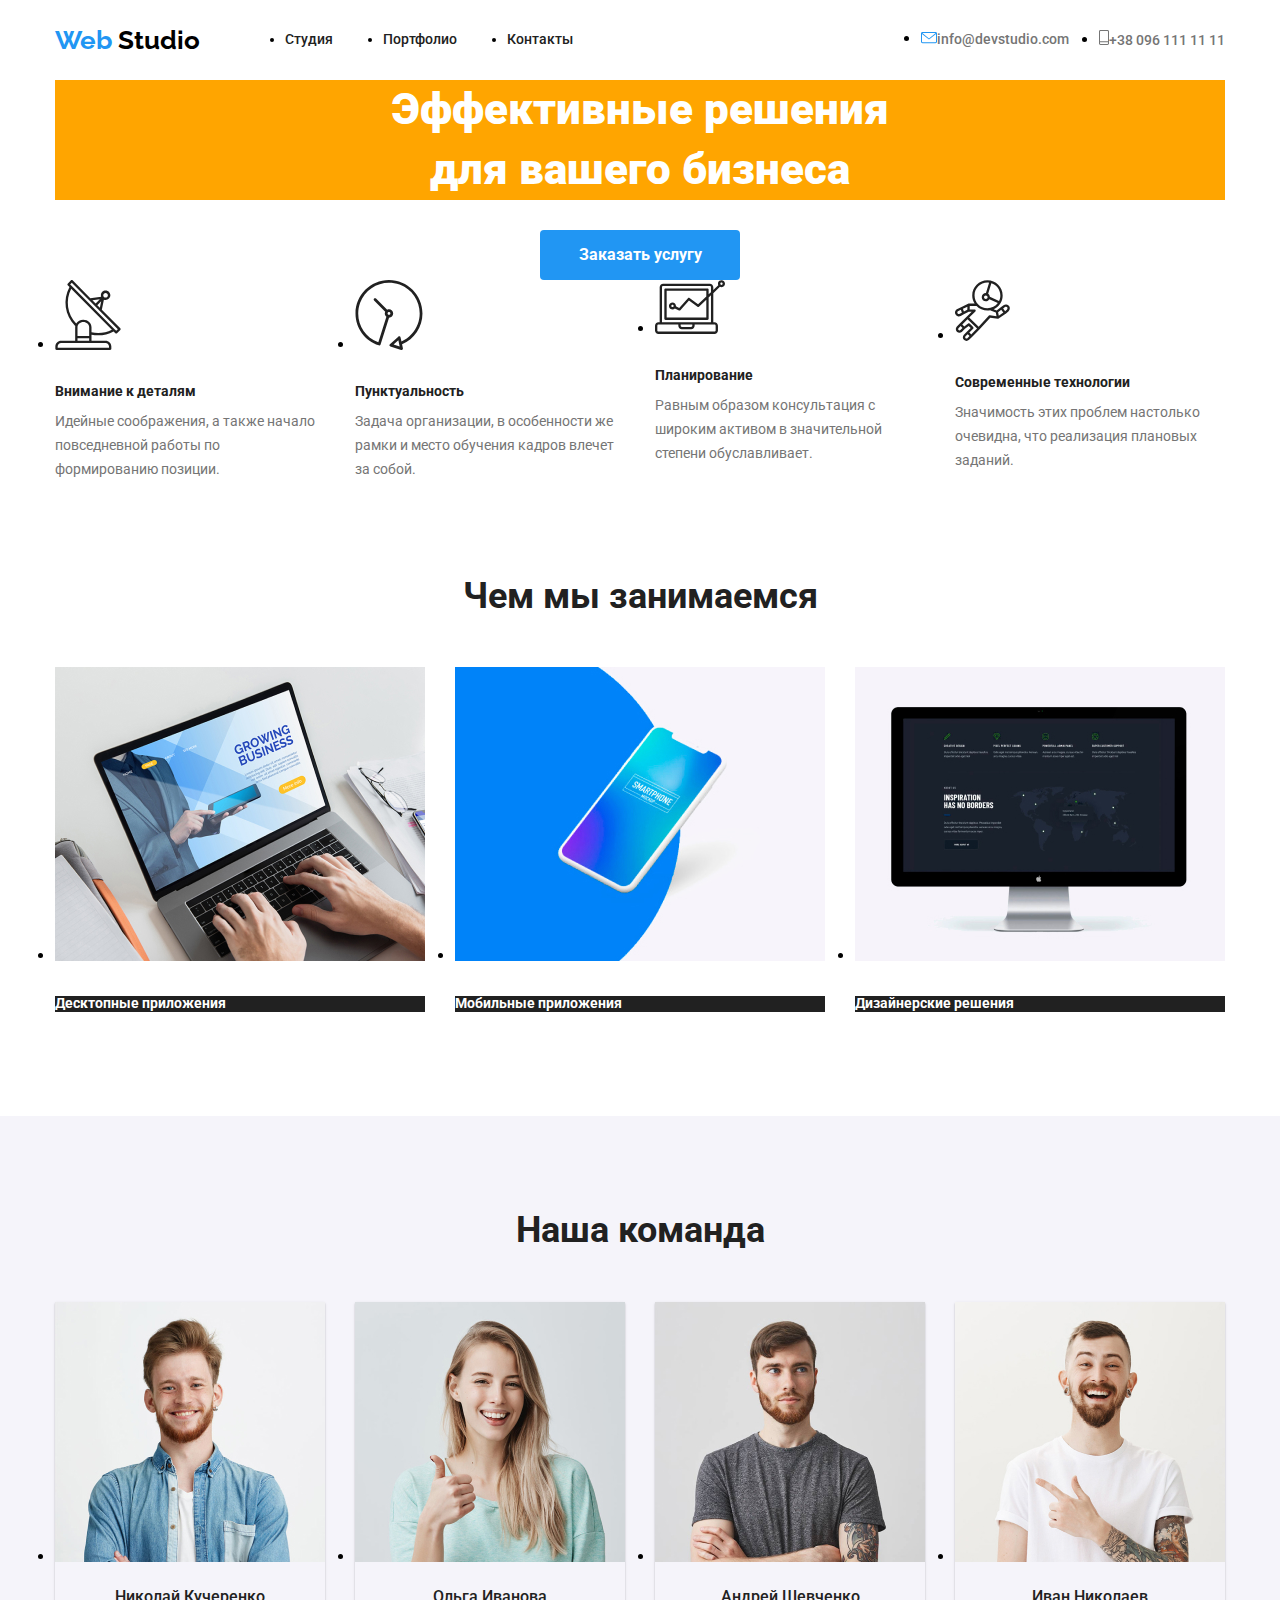
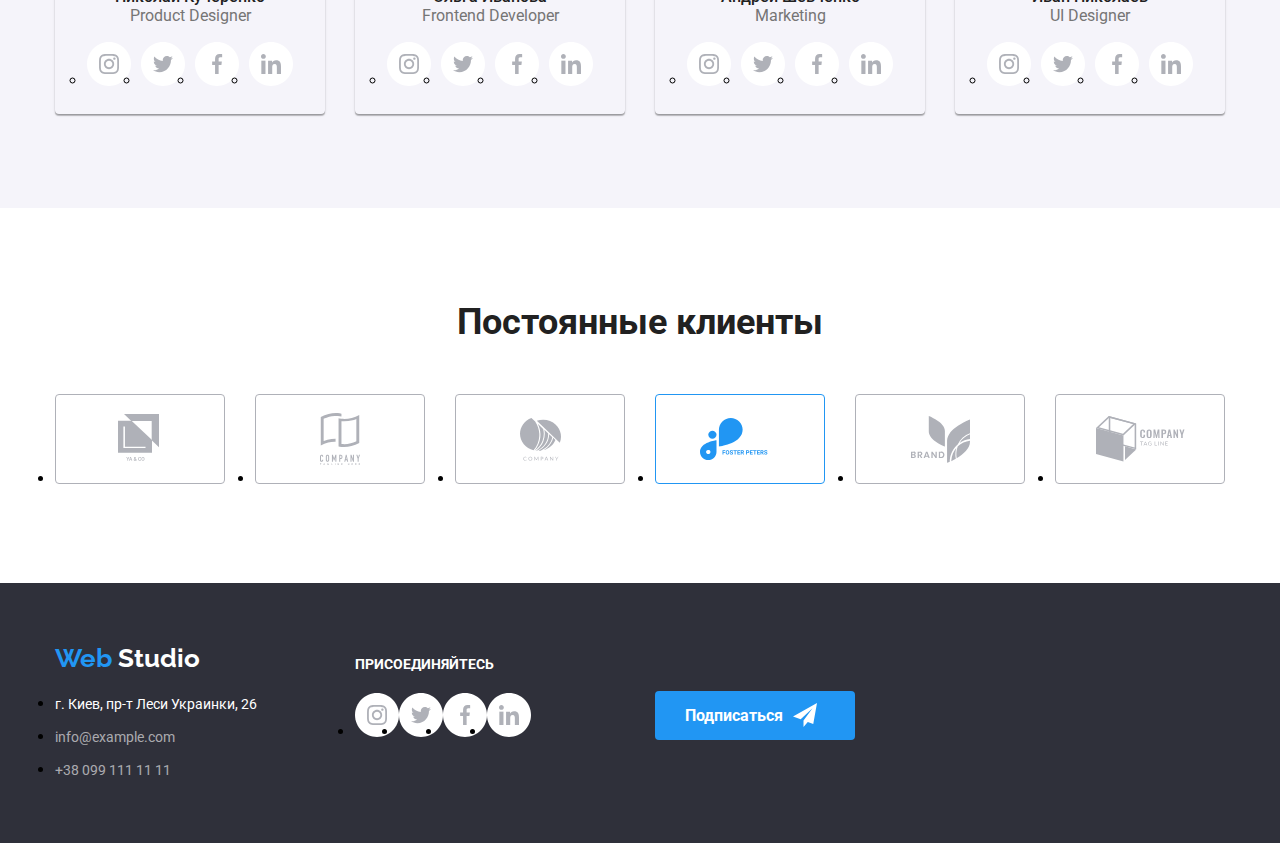
<file: index.html>
<!DOCTYPE html>
<html lang="en">
  <head>
    <meta charset="UTF-8" />
    <meta name="viewport" content="width=device-width, initial-scale=1.0" />
    <title>Студия</title>
    <link
      href="https://fonts.googleapis.com/css2?family=Raleway:wght@700&family=Roboto:wght@400;500;700;900&display=swap"
      rel="stylesheet"
    />
    <link
      rel="stylesheet"
      href="https://cdnjs.cloudflare.com/ajax/libs/modern-normalize/0.7.0/modern-normalize.min.css"
    />
    <link rel="stylesheet" href="./css/styles.css" />
  </head>
  <body>
    <!--Шапка сайта-->

    <header>
      <div class="conteiner">
        <nav class="main-nav">
          <a href="" class="logo"
            >Web <span class="top-color-logo"> Studio</span>
          </a>

          <ul class="site-nav-list">
            <li class="item">
              <a href="" class="nav-link">Студия</a>
            </li>
            <li class="item">
              <a href="./portfolio.html" class="nav-link">Портфолио</a>
            </li>
            <li class="item"><a href="" class="nav-link">Контакты</a></li>
          </ul>

          <ul class="list">
            <li class="item">
              <a href="" class="mail"
                ><img src="./images/logomail.svg" alt="" />info@devstudio.com
              </a>
            </li>
            <li class="item">
              <a href="" class="tel"
                ><img src="./images/logophone.svg" alt="" />+38 096 111 11 11
              </a>
            </li>
          </ul>
        </nav>
      </div>
    </header>
    <main>
      <!--Герой-->

      <div class="conteiner">
        <section class="section">
          <h1 class="top-tittle">
            Эффективные решения<br />
            для вашего бизнеса
          </h1>
          <a href="" class="tittle-link">Заказать услугу</a>
        </section>
      </div>

      <!--Преимущества-->

      <section>
        <div class="conteiner">
          <h2 class="visually-hidden">Преимущества</h2>
          <ul class="features">
            <li class="item">
              <img src="./images/Attention-to-detail.svg" alt="" />
              <h3>Внимание к деталям</h3>
              <p class="text">
                Идейные соображения, а также начало повседневной работы по
                формированию позиции.
              </p>
            </li>
            <li class="item">
              <img src="./images/Punctuality.svg" alt="" />
              <h3>Пунктуальность</h3>
              <p class="text">
                Задача организации, в особенности же рамки и место обучения
                кадров влечет за собой.
              </p>
            </li>
            <li class="item">
              <img src="./images/Planning.svg" alt="" />
              <h3>Планирование</h3>
              <p class="text">
                Равным образом консультация с широким активом в значительной
                степени обуславливает.
              </p>
            </li>
            <li class="item">
              <img src="./images/Modern-technologies.svg" alt="" />
              <h3>Современные технологии</h3>
              <p class="text">
                Значимость этих проблем настолько очевидна, что реализация
                плановых заданий.
              </p>
            </li>
          </ul>
        </div>
      </section>

      <!--Чем мы занимаемся-->

      <section>
        <div class="conteiner">
          <h2 class="tittle">Чем мы занимаемся</h2>
          <ul class="projects-item">
            <li class="projects-elements">
              <img src="./images/Desktop-applications.jpg" alt="" width="370" />
              <h3 class="projects">Десктопные приложения</h3>
            </li>
            <li class="projects-elements">
              <img src="./images/Mobile-applications.jpg" alt="" width="370" />
              <h3 class="projects">Мобильные приложения</h3>
            </li>
            <li class="projects-elements">
              <img src="./images/Design-Solutions.jpg" alt="" width="370" />
              <h3 class="projects">Дизайнерские решения</h3>
            </li>
          </ul>
        </div>
      </section>

      <!--Наша команда-->

      <section class="team">
        <div class="conteiner">
          <h2 class="tittle">Наша команда</h2>
          <ul class="team-item">
            <li class="team-element">
              <img src="./images/Nikolay-Kucherenko.jpg" alt="" />
              <h3 class="names">Николай Кучеренко</h3>
              <p class="names-text">Product Designer</p>
              <ul class="social-links">
                <li class="social-element">
                  <a href=""
                    ><img src="./images/Ellipse-instagram.svg" alt=""
                  /></a>
                </li>
                <li class="social-element">
                  <a href=""><img src="./images/twitter.svg" alt="" /></a>
                </li>
                <li class="social-element">
                  <a href=""><img src="./images/facebook.svg" alt="" /></a>
                </li>
                <li class="social-element">
                  <a href=""><img src="./images/linkedin.svg" alt="" /></a>
                </li>
              </ul>
            </li>
            <li class="team-element">
              <img src="./images/Olga-Ivanova.jpg" alt="" />
              <h3 class="names">Ольга Иванова</h3>
              <p class="names-text">Frontend Developer</p>
              <ul class="social-links">
                <li class="social-element">
                  <a href=""
                    ><img src="./images/Ellipse-instagram.svg" alt=""
                  /></a>
                </li>
                <li class="social-element">
                  <a href=""><img src="./images/twitter.svg" alt="" /></a>
                </li>
                <li class="social-element">
                  <a href=""><img src="./images/facebook.svg" alt="" /></a>
                </li>
                <li class="social-element">
                  <a href=""><img src="./images/linkedin.svg" alt="" /></a>
                </li>
              </ul>
            </li>
            <li class="team-element">
              <img src="./images/Andrey-Shevchenko.jpg" alt="" />
              <h3 class="names">Андрей Шевченко</h3>
              <p class="names-text">Marketing</p>
              <ul class="social-links">
                <li class="social-element">
                  <a href=""
                    ><img src="./images/Ellipse-instagram.svg" alt=""
                  /></a>
                </li>
                <li class="social-element">
                  <a href=""><img src="./images/twitter.svg" alt="" /></a>
                </li>
                <li class="social-element">
                  <a href=""><img src="./images/facebook.svg" alt="" /></a>
                </li>
                <li class="social-element">
                  <a href=""><img src="./images/linkedin.svg" alt="" /></a>
                </li>
              </ul>
            </li>
            <li class="team-element">
              <img src="./images/Ivan-Nikolaev.jpg" alt="" />
              <h3 class="names">Иван Николаев</h3>
              <p class="names-text">UI Designer</p>
              <ul class="social-links">
                <li class="social-element">
                  <a href=""
                    ><img src="./images/Ellipse-instagram.svg" alt=""
                  /></a>
                </li>
                <li class="social-element">
                  <a href=""><img src="./images/twitter.svg" alt="" /></a>
                </li>
                <li class="social-element">
                  <a href=""><img src="./images/facebook.svg" alt="" /></a>
                </li>
                <li class="social-element">
                  <a href=""><img src="./images/linkedin.svg" alt="" /></a>
                </li>
              </ul>
            </li>
          </ul>
        </div>
      </section>

      <!--Постоянные клиенты-->

      <section class="clients">
        <div class="conteiner">
          <h2 class="tittle">Постоянные клиенты</h2>
          <ul class="clients-item">
            <li class="clients-element">
              <a href=""><img src="./images/Client-1.svg" alt="" /></a>
            </li>
            <li class="clients-element">
              <a href=""><img src="./images/Client-2.svg" alt="" /></a>
            </li>
            <li class="clients-element">
              <a href=""><img src="./images/Client-3.svg" alt="" /></a>
            </li>
            <li class="clients-element">
              <a href=""><img src="./images/Client-4.svg" alt="" /></a>
            </li>
            <li class="clients-element">
              <a href=""><img src="./images/Client-5.svg" alt="" /></a>
            </li>
            <li class="clients-element">
              <a href=""><img src="./images/Client-6.svg" alt="" /></a>
            </li>
          </ul>
        </div>
      </section>
    </main>

    <footer>
      <div class="conteiner footer-flex">
        <div class="adress-block">
          <a href="" class="logo"
            >Web<span class="footer-color-logo"> Studio</span></a
          >
          <address>
            <ul class="adress-list">
              <li class="adress-item adress-prime">
                <a href=""
                  ><span class="footer-adress"
                    >г. Киев, пр-т Леси Украинки, 26</span
                  ><br
                /></a>
              </li>
              <li class="adress-item">
                <a href="" class="footer-mail">info@example.com</a><br />
              </li>
              <li class="adress-item">
                <a href="" class="footer-mail">+38 099 111 11 11</a>
              </li>
            </ul>
          </address>
        </div>
        <div class="social-links-block">
          <b>присоединяйтесь</b>
          <ul class="social-links footer-social">
            <li>
              <a href=""
                ><img src="./images/Ellipse-instagram.svg" alt="" />
              </a>
            </li>
            <li>
              <a href=""><img src="./images/twitter.svg" alt="" /> </a>
            </li>
            <li>
              <a href=""><img src="./images/facebook.svg" alt="" /> </a>
            </li>
            <li>
              <a href=""><img src="./images/linkedin.svg" alt="" /> </a>
            </li>
          </ul>
        </div>
        <div class="footer-link">
          <a href="" class="tittle-link footer-button">Подписаться</a>
        </div>
      </div>
    </footer>
  </body>
</html>
</file>
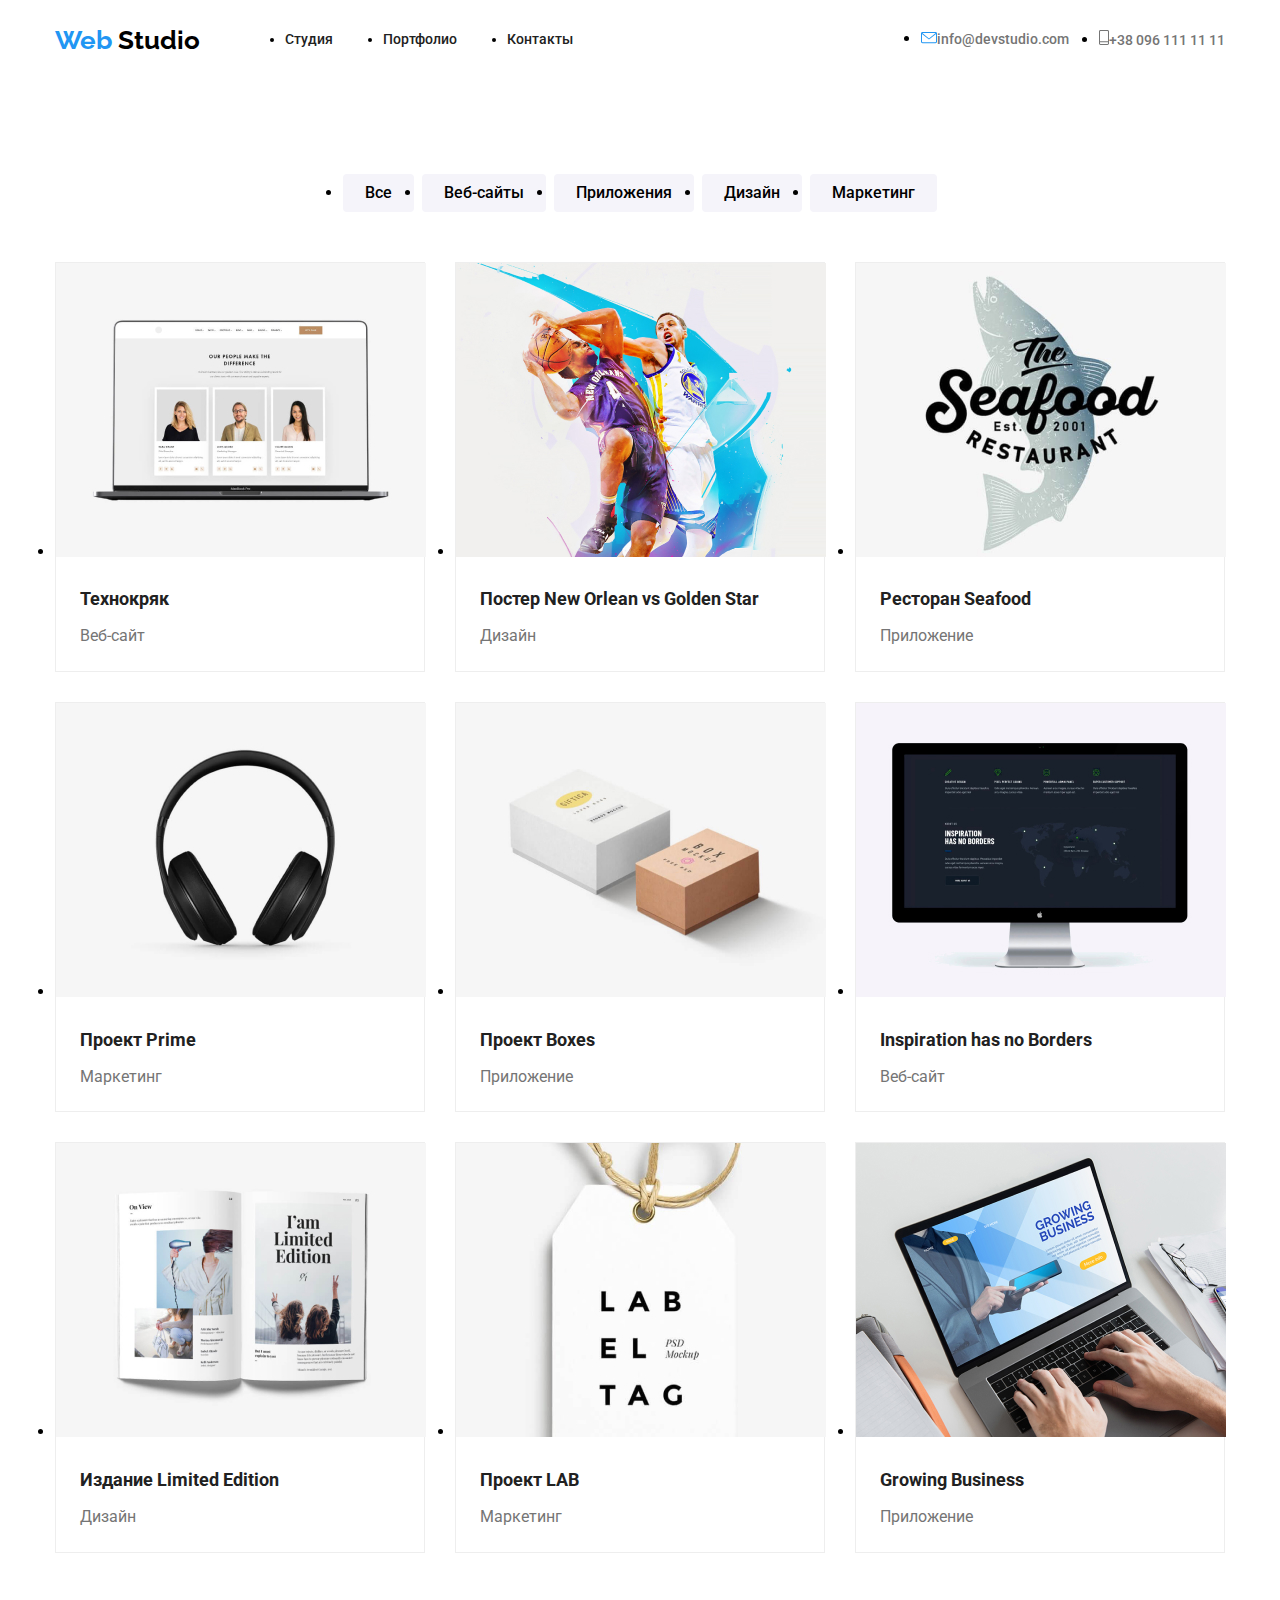
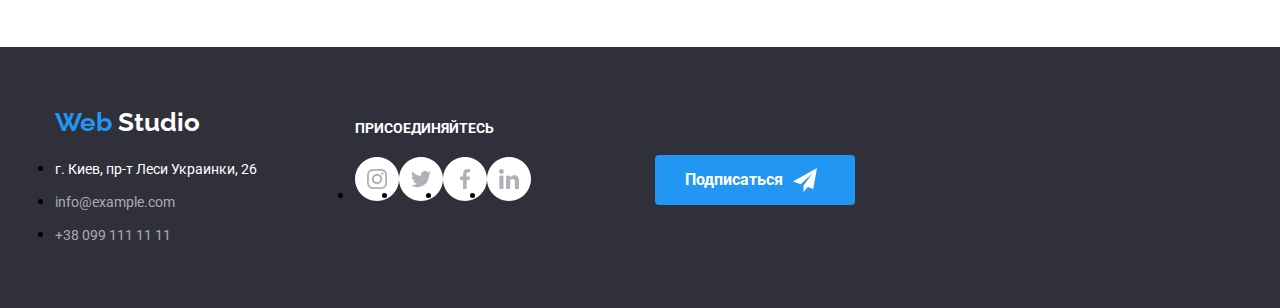
<file: portfolio.html>
<!DOCTYPE html>
<html lang="en">
  <head>
    <meta charset="UTF-8" />
    <meta name="viewport" content="width=device-width, initial-scale=1.0" />
    <title>Портфолио</title>
    <link
      href="https://fonts.googleapis.com/css2?family=Raleway:wght@700&family=Roboto:wght@400;500;700&display=swap"
      rel="stylesheet"
    />
    <link
      rel="stylesheet"
      href="https://cdnjs.cloudflare.com/ajax/libs/modern-normalize/0.7.0/modern-normalize.min.css"
    />
    <link rel="stylesheet" href="./css/styles.css" />
  </head>
  <body>
    <!--Шапка сайта-->

    <header class="page-header">
      <div class="conteiner">
        <nav class="main-nav">
          <a href="" class="logo padding-logo"
            >Web<span class="top-color-logo"> Studio</span></a
          >
          <ul class="site-nav-list">
            <li class="item">
              <a href="./index.html" class="nav-link">Студия</a>
            </li>
            <li class="item"><a href="" class="nav-link">Портфолио</a></li>
            <li class="item"><a href="" class="nav-link">Контакты</a></li>
          </ul>
          <ul class="list">
            <li class="item">
              <a href="" class="mail"
                ><img src="./images/logomail.svg" alt="" />info@devstudio.com
              </a>
            </li>
            <li class="item">
              <a href="" class="tel"
                ><img src="./images/logophone.svg" alt="" />+38 096 111 11 11
              </a>
            </li>
          </ul>
        </nav>
      </div>
    </header>

    <!--Фильтры-->

    <main>
      <div class="conteiner">
        <h1 class="visually-hidden">Портфолио</h1>
        <ul class="filter-list">
          <li class="button-element">
            <button class="buttons" type="button">Все</button>
          </li>
          <li class="button-element">
            <button class="buttons" type="button">Веб-сайты</button>
          </li>
          <li class="button-element">
            <button class="buttons" type="button">Приложения</button>
          </li>
          <li class="button-element">
            <button class="buttons" type="button">Дизайн</button>
          </li>
          <li class="button-element">
            <button class="buttons" type="button">Маркетинг</button>
          </li>
        </ul>

        <!--Наши проекты-->
        <ul class="portfolio">
          <li class="portfolio-elements">
            <a href="">
              <img src="./images/Технокряк.jpg" alt="Технокряк" />
              <div class="portfolio-text">
                <h2>Технокряк</h2>
                <p>Веб-сайт</p>
              </div>
              <p class="paragraf">
                Технокряк это современная площадка распространения коронавируса.
                Компании используют эту платформу для цифрового шпионажа и атак
                на защищённые сервера конкурентов.
              </p>
            </a>
          </li>

          <li class="portfolio-elements">
            <a href="">
              <img
                src="./images/Постер-New-Orlean-vs-Golden-Star.jpg"
                alt="Постер New Orlean vs Golden Star"
              />
              <div class="portfolio-text">
                <h2>Постер New Orlean vs Golden Star</h2>
                <p>Дизайн</p>
              </div>
              <p class="paragraf">
                Технокряк это современная площадка распространения коронавируса.
                Компании используют эту платформу для цифрового шпионажа и атак
                на защищённые сервера конкурентов.
              </p>
            </a>
          </li>

          <li class="portfolio-elements">
            <a href="">
              <img src="./images/Ресторан-Seafood.jpg" alt="Ресторан Seafood" />
              <div class="portfolio-text">
                <h2>Ресторан Seafood</h2>
                <p>Приложение</p>
              </div>
              <p class="paragraf">
                Технокряк это современная площадка распространения коронавируса.
                Компании используют эту платформу для цифрового шпионажа и атак
                на защищённые сервера конкурентов.
              </p>
            </a>
          </li>

          <li class="portfolio-elements">
            <a href="">
              <img src="./images/Проект-Prime.jpg" alt="Проект Prime" />
              <div class="portfolio-text">
                <h2>Проект Prime</h2>
                <p>Маркетинг</p>
              </div>
              <p class="paragraf">
                Технокряк это современная площадка распространения коронавируса.
                Компании используют эту платформу для цифрового шпионажа и атак
                на защищённые сервера конкурентов.
              </p>
            </a>
          </li>

          <li class="portfolio-elements">
            <a href="">
              <img src="./images/Проект-Boxes.jpg" alt="Проект Boxes" />
              <div class="portfolio-text">
                <h2>Проект Boxes</h2>
                <p>Приложение</p>
              </div>
              <p class="paragraf">
                Технокряк это современная площадка распространения коронавируса.
                Компании используют эту платформу для цифрового шпионажа и атак
                на защищённые сервера конкурентов.
              </p>
            </a>
          </li>

          <li class="portfolio-elements">
            <a href="">
              <img
                src="./images/Inspiration-has-no-Borders.jpg"
                alt="Inspiration has no Borders"
              />
              <div class="portfolio-text">
                <h2>Inspiration has no Borders</h2>
                <p>Веб-сайт</p>
              </div>
              <p class="paragraf">
                Технокряк это современная площадка распространения коронавируса.
                Компании используют эту платформу для цифрового шпионажа и атак
                на защищённые сервера конкурентов.
              </p>
            </a>
          </li>

          <li class="portfolio-elements">
            <a href="">
              <img
                src="./images/Издание-Limited-Edition.jpg"
                alt="Издание Limited Edition"
              />
              <div class="portfolio-text">
                <h2>Издание Limited Edition</h2>
                <p>Дизайн</p>
              </div>
              <p class="paragraf">
                Технокряк это современная площадка распространения коронавируса.
                Компании используют эту платформу для цифрового шпионажа и атак
                на защищённые сервера конкурентов.
              </p>
            </a>
          </li>

          <li class="portfolio-elements">
            <a href="">
              <img src="./images/Проект-LAB.jpg" alt="Проект LAB" />
              <div class="portfolio-text">
                <h2>Проект LAB</h2>
                <p>Маркетинг</p>
              </div>
              <p class="paragraf">
                Технокряк это современная площадка распространения коронавируса.
                Компании используют эту платформу для цифрового шпионажа и атак
                на защищённые сервера конкурентов.
              </p>
            </a>
          </li>

          <li class="portfolio-elements">
            <a href="">
              <img src="./images/Growing-Business.jpg" alt="Growing Business" />
              <div class="portfolio-text">
                <h2>Growing Business</h2>
                <p>Приложение</p>
              </div>
              <p class="paragraf">
                Технокряк это современная площадка распространения коронавируса.
                Компании используют эту платформу для цифрового шпионажа и атак
                на защищённые сервера конкурентов.
              </p>
            </a>
          </li>
        </ul>
      </div>
    </main>

    <footer>
      <div class="conteiner footer-flex">
        <div class="adress-block">
          <a href="" class="logo"
            >Web<span class="footer-color-logo"> Studio</span></a
          >
          <address>
            <ul class="adress-list">
              <li class="adress-item adress-prime">
                <a href=""
                  ><span class="footer-adress"
                    >г. Киев, пр-т Леси Украинки, 26</span
                  ><br
                /></a>
              </li>
              <li class="adress-item">
                <a href="" class="footer-mail">info@example.com</a><br />
              </li>
              <li class="adress-item">
                <a href="" class="footer-mail">+38 099 111 11 11</a>
              </li>
            </ul>
          </address>
        </div>
        <div class="social-links-block">
          <b>присоединяйтесь</b>
          <ul class="social-links footer-social">
            <li>
              <a href=""
                ><img src="./images/Ellipse-instagram.svg" alt="" />
              </a>
            </li>
            <li>
              <a href=""><img src="./images/twitter.svg" alt="" /> </a>
            </li>
            <li>
              <a href=""><img src="./images/facebook.svg" alt="" /> </a>
            </li>
            <li>
              <a href=""><img src="./images/linkedin.svg" alt="" /> </a>
            </li>
          </ul>
        </div>
        <div class="footer-link">
          <a href="" class="tittle-link footer-button">Подписаться</a>
        </div>
      </div>
    </footer>
  </body>
</html>
</file>
<file: css/styles.css>
:root {
  --primary-text-color: #212121;
  --secondary-text-color: #757575;
  --accent-color: #2196f3;
  --primary-white-color: #ffffff;
}
.conteiner {
  width: 1200px;
  padding-left: 15px;
  padding-right: 15px;
  margin-right: auto;
  margin-left: auto;
}
/* Вкладка Студия */
.main-nav {
  display: flex;
  align-items: center;
}
.site-nav-list {
  display: flex;
  font-weight: 700;
  font-size: 36px;
  line-height: 1.16;
  padding-left: 0;
  margin-top: 32px;
  margin-bottom: 32px;
  margin-left: 85px;
}
.site-nav-list .item:not(:last-child) {
  margin-right: 50px;
}
.list {
  display: flex;
  padding-left: 0;
  margin-top: 0;
  margin-bottom: 0;
  margin-left: auto;
}
.list .item:not(:last-child) {
  margin-right: 30px;
}
.section {
  text-align: center;
}
.features {
  display: flex;
  flex-wrap: wrap;
  margin-top: 0;
  margin-bottom: 94px;
  padding-left: 0;
}
.features .item {
  width: 270px;
}
.features .item:not(:last-child) {
  margin-right: 30px;
}
.top-tittle {
  margin-top: 0;
  margin-bottom: 30px;

  font-weight: 900;
  font-size: 44px;
  line-height: 1.36;
  color: var(--primary-white-color);
  background-color: orange;
}
.tittle-link {
  display: inline-block;
  min-width: 200px;
  border-radius: 4px;
  padding: 10px 32px;
  font-weight: 700;
  font-size: 16px;
  line-height: 1.87;
  color: var(--primary-white-color);
  background-color: var(--accent-color);
}
.visually-hidden {
  position: absolute !important;
  clip: rect(1px 1px 1px 1px);
  /* IE6, IE7 */
  clip: rect(1px, 1px, 1px, 1px);
  padding: 0 !important;
  border: 0 !important;
  height: 1px !important;
  width: 1px !important;
  overflow: hidden;
}
.tittle {
  font-weight: 700;
  font-size: 36px;
  line-height: 1.16;
  color: var(--primary-text-color);
  margin-top: 0;
  margin-bottom: 50px;
  text-align: center;
}
h3 {
  font-weight: 700;
  font-size: 14px;
  line-height: 1.14;
  color: var(--primary-text-color);
  margin-top: 30px;
  margin-bottom: 10px;
}
.text {
  font-size: 14px;
  line-height: 1.71;
  color: var(--secondary-text-color);
  margin-top: 0;
  margin-bottom: 0;
}
.projects {
  color: var(--primary-white-color);
  background-color: var(--primary-text-color);
}
.projects-item {
  margin-top: 0;
  margin-bottom: 94px;
  padding-left: 0;
  display: flex;
  flex-wrap: wrap;
}
.projects-elements {
  width: 370px;
}
.projects-item .projects-elements:not(:last-child) {
  margin-right: 30px;
}
.team {
  padding-top: 94px;
  padding-bottom: 94px;
  background-color: #f5f4fa;
}
.team-item {
  display: flex;
  flex-wrap: wrap;
  margin-top: 0;
  margin-bottom: 0;
  padding-left: 0;
}
.team-element {
  width: 270px;
  box-shadow: 0px 2px 1px rgba(0, 0, 0, 0.2), 0px 1px 1px rgba(0, 0, 0, 0.14),
    0px 1px 3px rgba(0, 0, 0, 0.12);
  border-radius: 0px 0px 4px 4px;
}
.team-item .team-element:not(:last-child) {
  margin-right: 30px;
}
.names {
  font-weight: 500;
  font-size: 16px;
  line-height: 1.18px;
  text-align: center;
  color: var(--primary-text-color);
  margin-top: 30px;
  margin-bottom: 10px;
}
.names-text {
  font-size: 16px;
  line-height: 1.18;
  text-align: center;
  color: var(--secondary-text-color);
  margin-top: 10;
  margin-bottom: 16px;
}
.social-links {
  margin-top: 16px;
  margin-bottom: 24px;
  padding-right: 32px;
  padding-left: 32px;
  display: flex;
  flex-wrap: wrap;
}
.social-element {
  width: 44px;
}
.social-element:not(:last-child) {
  margin-right: 10px;
}
.clients {
  padding-top: 94px;
  padding-bottom: 94px;
}
.clients-item {
  display: flex;
  flex-wrap: wrap;
  padding-left: 0;
  margin-top: 0;
  margin-bottom: 0;
}
.clients-element {
  width: 170px;
  border-radius: 4px;
}
.clients-element:not(:last-child) {
  margin-right: 30px;
}
/* Вкладка Портфолио */
body {
  font-family: "Roboto", sans-serif;
}
.logo {
  font-family: "Raleway", sans-serif;
  font-weight: 700;
  font-size: 26px;
  line-height: 1.19;
  color: var(--accent-color);
}
.top-color-logo {
  color: #000000;
}
.footer-color-logo {
  color: var(--primary-white-color);
}
.page-header {
  margin-bottom: 94px;
}
a {
  text-decoration: none;
}

.site-nav-list {
  font-weight: 500;
  font-size: 14px;
  line-height: 1.14;
}

.nav-link {
  color: var(--primary-text-color);
}
.nav-link:hover,
.nav-link:focus {
  color: var(--accent-color);
}
.mail {
  font-weight: 500;
  font-size: 14px;
  line-height: 1.14;
  color: var(--secondary-text-color);
}
.tel {
  font-weight: 500;
  font-size: 14px;
  line-height: 1.14;
  color: var(--secondary-text-color);
}
.mail:hover {
  color: var(--accent-color);
}
.mail:focus {
  color: var(--accent-color);
}
.tel:hover {
  color: var(--accent-color);
}
.tel:focus {
  color: var(--accent-color);
}
.filter-list {
  display: flex;
  padding-left: 0;
  justify-content: center;
  margin-bottom: 50px;
  margin-top: 0;
}
.button-element:not(:last-child) {
  margin-right: 8px;
}
button {
  font-family: inherit;
}

.buttons {
  padding: 6px 22px;
  font-weight: 500;
  font-size: 16px;
  line-height: 1.62;
  background-color: #f5f4fa;
  border: 0px;
  border-radius: 4px;
}
.buttons:hover,
.buttons:focus {
  color: var(--primary-white-color);
  background-color: var(--accent-color);
}
.portfolio {
  display: flex;
  flex-wrap: wrap;
  margin-bottom: 94px;
  margin-top: 0;
  padding: 0;
}
.portfolio-elements {
  width: 370px;
  margin-right: 30px;
  border: 1px solid #eeeeee;
}
.portfolio-elements:nth-child(3n) {
  margin-right: 0;
}
.portfolio-elements:not(:nth-last-child(-n + 3)) {
  margin-bottom: 30px;
}
.project-boxes {
  margin-right: 30px;
  margin-bottom: 30px;
}
.portfolio-text {
  padding: 20px 24px;
}
h2 {
  margin-bottom: 4px;
  margin-top: 0;
  font-weight: 700;
  font-size: 18px;
  line-height: 2;
  color: var(--primary-text-color);
}
p {
  margin: 0;
  font-size: 16px;
  line-height: 1.87;
  color: var(--secondary-text-color);
}
.paragraf {
  display: none;
  font-size: 18px;
  line-height: 1.55;
  color: var(--accent-color);
}
footer {
  background-color: #2f303a;
}
.footer-flex {
  display: flex;
}
.adress-list {
  margin: 0;
  padding: 0;
}
.adress-item:not(:last-child) {
  margin-bottom: 9px;
}
.adress-prime {
  margin-top: 20px;
}
.adress-block {
  width: 231px;
  margin-top: 60px;
  margin-bottom: 60px;
  margin-right: 69px;
}
.social-links-block {
  width: 206px;
  margin-top: 72px;
  margin-bottom: 100px;
  margin-right: 94px;
}
.footer-mail {
  font-style: normal;
  font-size: 14px;
  line-height: 1.71;
  color: rgba(255, 255, 255, 0.6);
}
.footer-adress {
  font-style: normal;
  font-size: 14px;
  line-height: 1.71;
  color: var(--primary-white-color);
}
.footer-social {
  margin-top: 20px;
  margin-bottom: 0;
  padding: 0;
}
.footer-link {
  margin-top: 108px;
  margin-bottom: 94px;
}
b {
  font-weight: 700;
  font-size: 14px;
  line-height: 1.14;
  text-transform: uppercase;
  color: var(--primary-white-color);
}
.footer-button {
  display: inline-flex;
  align-items: center;
  padding: 10px 30px;
  cursor: pointer;
}
.footer-button::after {
  content: "";
  width: 24px;
  height: 24px;
  margin-left: 10px;
  background-image: url(../images/twitter-f.svg);
  background-size: contain;
}
</file>
